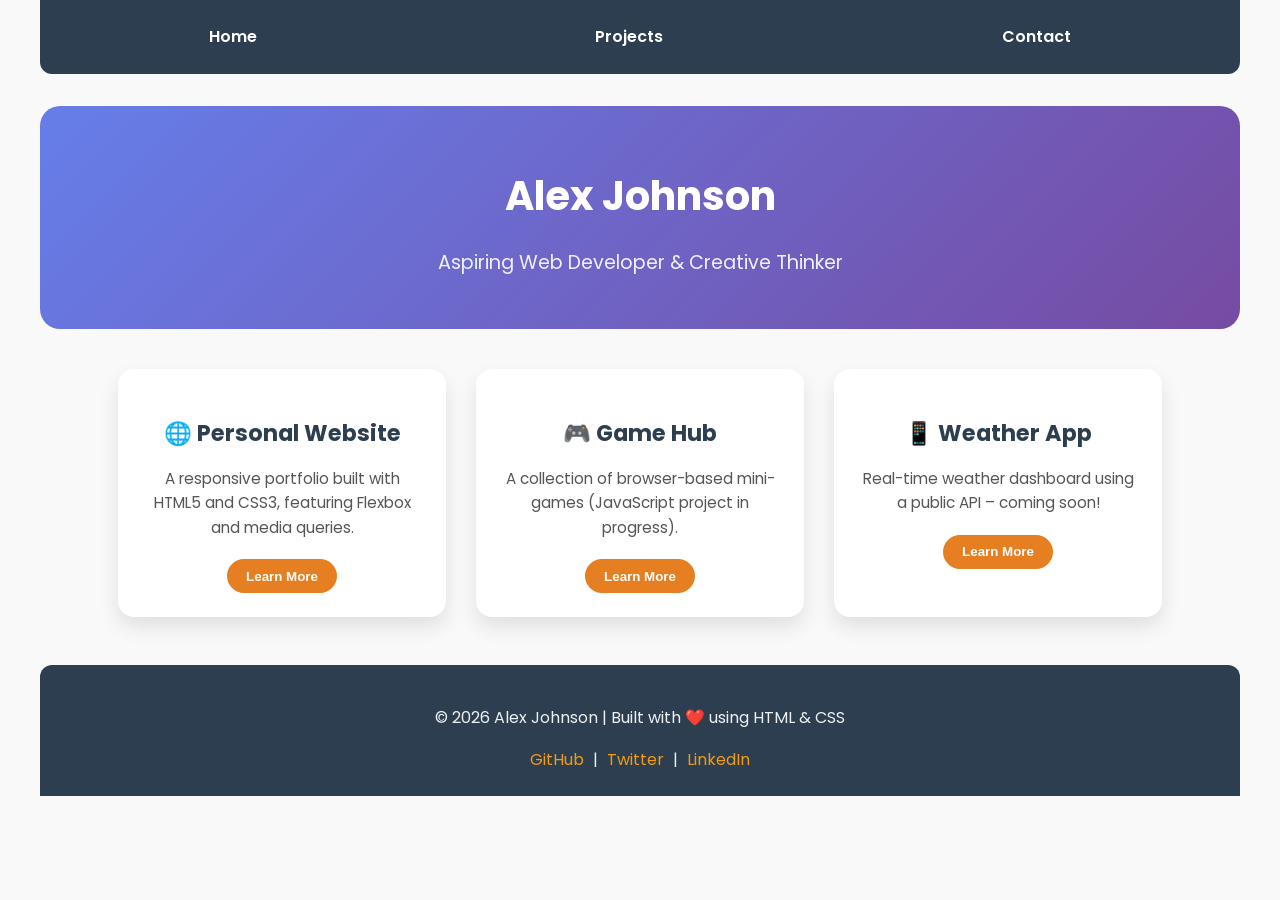
<file: all_about_me_profile_page/index.html>
<!DOCTYPE html>
<html lang="en">
<head>
   <meta charset="UTF-8">
   <meta name="viewport" content="width=device-width, initial-scale=1.0">
   <title>Portfolio | Your Name</title>
   <!-- Link to external CSS -->
   <link rel="stylesheet" href="style.css">
   <!-- Google Fonts (optional extension) -->
   <link href="https://fonts.googleapis.com/css2?family=Poppins:wght@300;400;600;700&display=swap" rel="stylesheet">
</head>
<body>


   <!-- Navigation Bar -->
   <nav>
       <a href="#">Home</a>
       <a href="#">Projects</a>
       <a href="#">Contact</a>
   </nav>


   <!-- Header Section -->
   <header>
       <h1>Alex Johnson</h1>
       <p>Aspiring Web Developer & Creative Thinker</p>
   </header>


   <!-- Main Content / Projects Section -->
   <main>
       <section class="projects">
           <div class="card">
               <h3>🌐 Personal Website</h3>
               <p>A responsive portfolio built with HTML5 and CSS3, featuring Flexbox and media queries.</p>
               <button class="btn">Learn More</button>
           </div>
           <div class="card">
               <h3>🎮 Game Hub</h3>
               <p>A collection of browser-based mini-games (JavaScript project in progress).</p>
               <button class="btn">Learn More</button>
           </div>
           <div class="card">
               <h3>📱 Weather App</h3>
               <p>Real-time weather dashboard using a public API – coming soon!</p>
               <button class="btn">Learn More</button>
           </div>
       </section>
   </main>


   <!-- Footer -->
   <footer>
       <p>© 2026 Alex Johnson | Built with ❤️ using HTML & CSS</p>
       <div class="social-links">
           <a href="#">GitHub</a> |
           <a href="#">Twitter</a> |
           <a href="#">LinkedIn</a>
       </div>
   </footer>


</body>
</html>
</file>
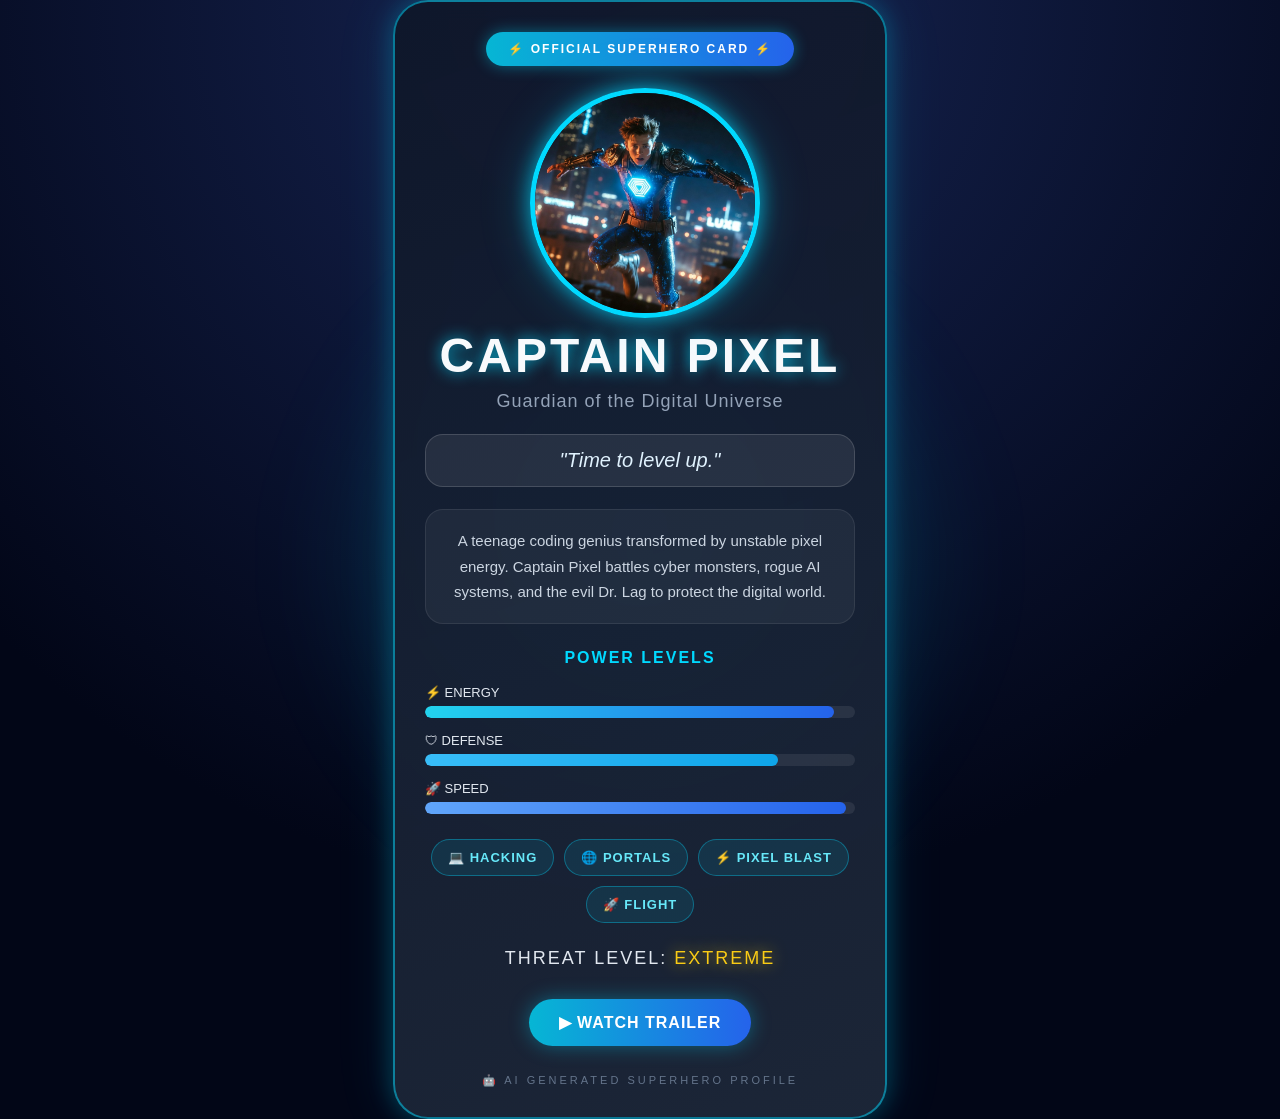
<file: Superhero_project_demo/index.html>
<!DOCTYPE html>
<html lang="en">
<head>
    <meta charset="UTF-8">
    <meta name="viewport" content="width=device-width, initial-scale=1.0">

    <title>Captain Pixel Hero Card</title>

    <link rel="stylesheet" href="styles.css">
</head>

<body>

    <div class="background-glow"></div>

    <div class="card">

        <!-- TOP BADGE -->
        <div class="badge">
            ⚡ OFFICIAL SUPERHERO CARD ⚡
        </div>

        <!-- HERO IMAGE -->
        <div class="image-container">

            <img class="hero-image"
                 src="images/captainpixel.jpg"
                 alt="Captain Pixel Portrait">

        </div>

        <!-- HERO NAME -->
        <div class="hero-name">
            CAPTAIN PIXEL
        </div>

        <!-- SUBTITLE -->
        <div class="hero-subtitle">
            Guardian of the Digital Universe
        </div>

        <!-- CATCHPHRASE -->
        <div class="catchphrase">
            "Time to level up."
        </div>

        <!-- DESCRIPTION -->
        <div class="origin-story">

            A teenage coding genius transformed by unstable pixel energy.
            Captain Pixel battles cyber monsters, rogue AI systems,
            and the evil Dr. Lag to protect the digital world.

        </div>

        <!-- POWER LEVEL -->
        <div class="power-section">

            <div class="power-title">
                POWER LEVELS
            </div>

            <div class="power-bars">

                <div class="power-item">
                    <span>⚡ ENERGY</span>
                    <div class="bar">
                        <div class="fill energy"></div>
                    </div>
                </div>

                <div class="power-item">
                    <span>🛡 DEFENSE</span>
                    <div class="bar">
                        <div class="fill defense"></div>
                    </div>
                </div>

                <div class="power-item">
                    <span>🚀 SPEED</span>
                    <div class="bar">
                        <div class="fill speed"></div>
                    </div>
                </div>

            </div>

        </div>

        <!-- ABILITIES -->
        <div class="abilities">

            <div class="ability-box">💻 HACKING</div>
            <div class="ability-box">🌐 PORTALS</div>
            <div class="ability-box">⚡ PIXEL BLAST</div>
            <div class="ability-box">🚀 FLIGHT</div>

        </div>

        <!-- THREAT LEVEL -->
        <div class="danger-level">

            THREAT LEVEL:
            <span>EXTREME</span>

        </div>

        <!-- BUTTON -->
        <div class="button-container">

            <a href="trailer.html" class="movie-button">
                ▶ WATCH TRAILER
            </a>

        </div>

        <!-- AI BADGE -->
        <div class="ai-badge">
            🤖 AI GENERATED SUPERHERO PROFILE
        </div>

    </div>

</body>
</html>
</file>
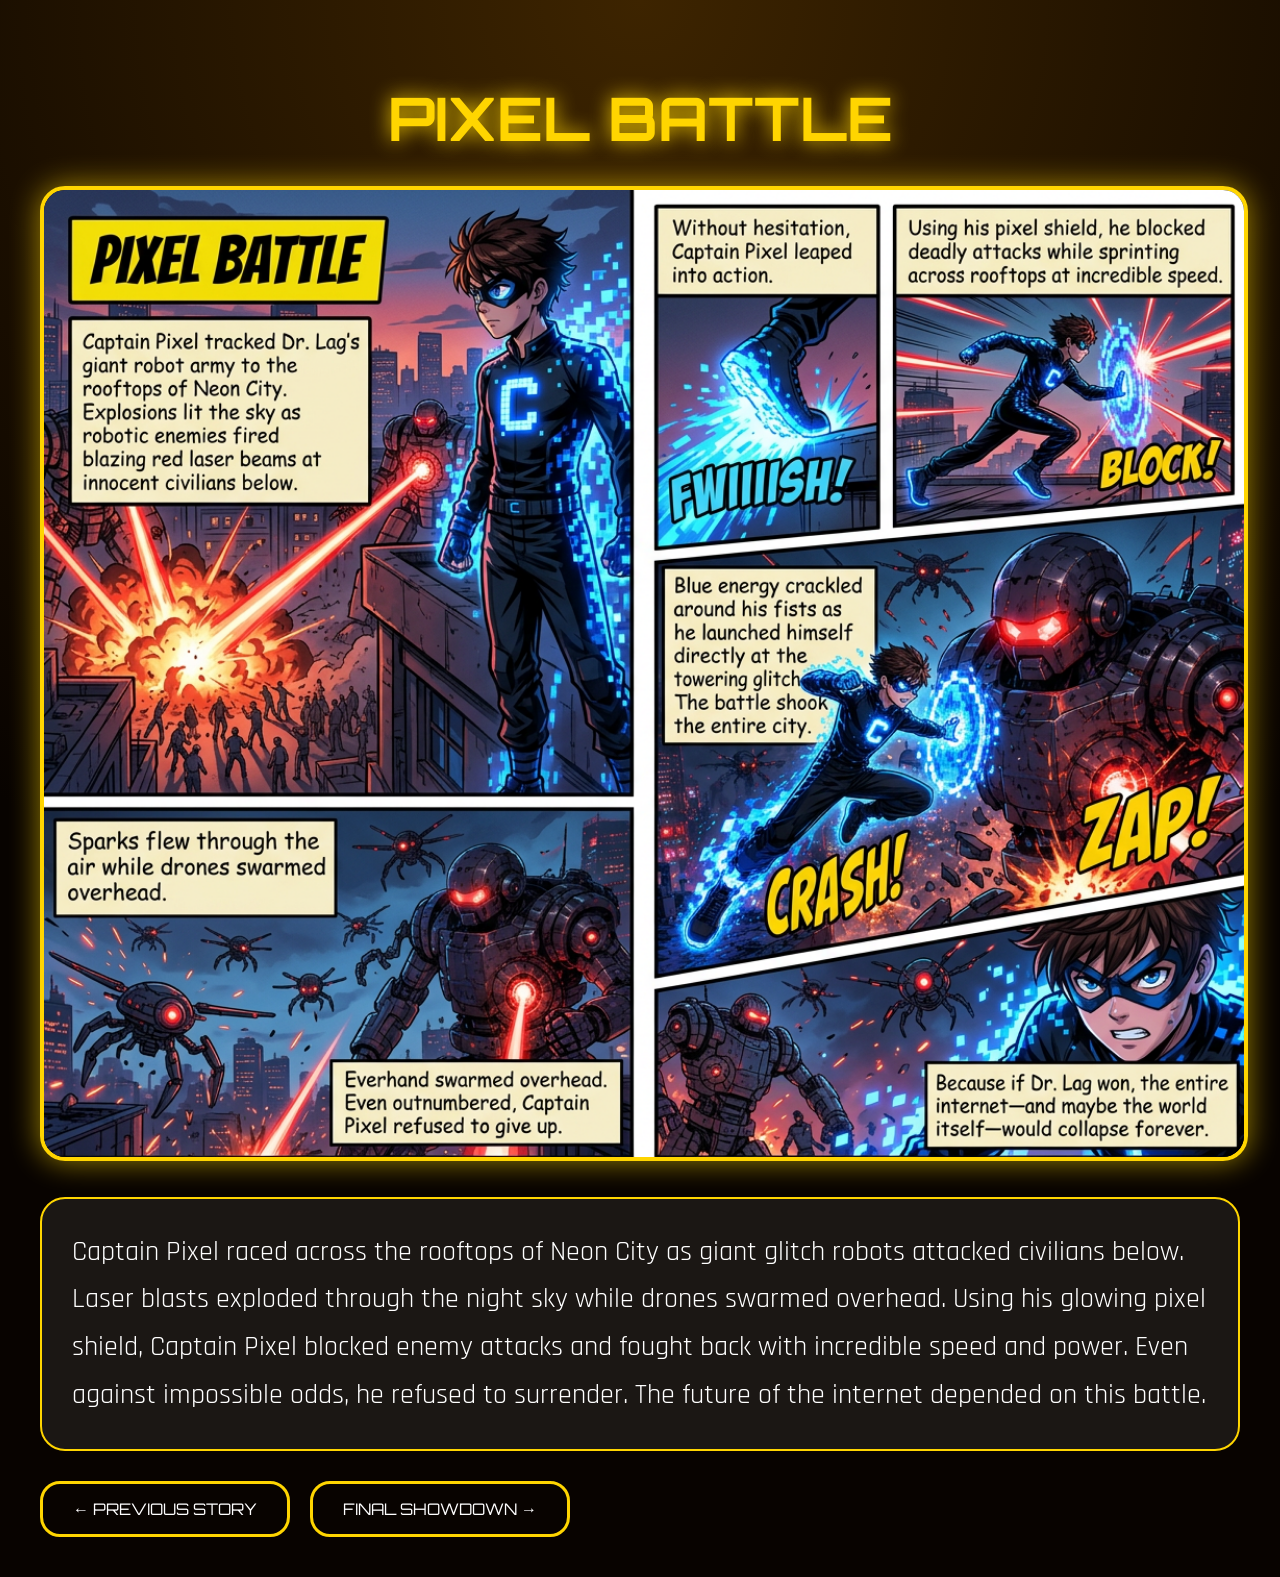
<file: Superhero_project_demo/battle.html>
<!DOCTYPE html>
<html lang="en">

<head>

<meta charset="UTF-8">

<meta name="viewport" content="width=device-width, initial-scale=1.0">

<title>Pixel Battle</title>

<link href="https://fonts.googleapis.com/css2?family=Orbitron:wght@400;700;900&family=Rajdhani:wght@400;600;700&display=swap" rel="stylesheet">

<style>

body{

    margin:0;

    font-family:'Rajdhani',sans-serif;

    background:
    radial-gradient(circle at top,#3d2400,#080300 60%);

    color:white;

    min-height:100vh;

    padding:40px;
}

.container{

    max-width:1200px;

    margin:auto;
}

h1{

    font-family:'Orbitron',sans-serif;

    font-size:60px;

    color:#ffd500;

    text-shadow:
    0 0 20px #ffd500;

    margin-bottom:30px;

    text-align:center;
}

.story-image{

    width:100%;

    border-radius:25px;

    border:4px solid #ffd500;

    box-shadow:
    0 0 30px rgba(255,213,0,0.6);

    margin-bottom:30px;
}

.story-text{

    background:rgba(255,255,255,0.08);

    padding:30px;

    border-radius:25px;

    font-size:28px;

    line-height:1.7;

    border:2px solid #ffd500;
}

.buttons{

    display:flex;

    gap:20px;

    margin-top:30px;

    flex-wrap:wrap;
}

.btn{

    text-decoration:none;

    color:white;

    border:3px solid #ffd500;

    padding:15px 30px;

    border-radius:20px;

    font-family:'Orbitron',sans-serif;

    transition:0.3s;
}

.btn:hover{

    transform:scale(1.05);

    box-shadow:
    0 0 20px rgba(255,213,0,0.8);
}

</style>

</head>

<body>

<div class="container">

    <h1>PIXEL BATTLE</h1>

    <img src="images/battle.png" class="story-image">

    <div class="story-text">

        Captain Pixel raced across the rooftops of Neon City as giant glitch robots
        attacked civilians below. Laser blasts exploded through the night sky while
        drones swarmed overhead. Using his glowing pixel shield, Captain Pixel blocked
        enemy attacks and fought back with incredible speed and power. Even against
        impossible odds, he refused to surrender. The future of the internet depended
        on this battle.

    </div>

    <div class="buttons">

        <a href="drlag.html" class="btn">
            ← PREVIOUS STORY
        </a>

        <a href="showdown.html" class="btn">
            FINAL SHOWDOWN →
        </a>

    </div>

</div>

</body>

</html>
</file>
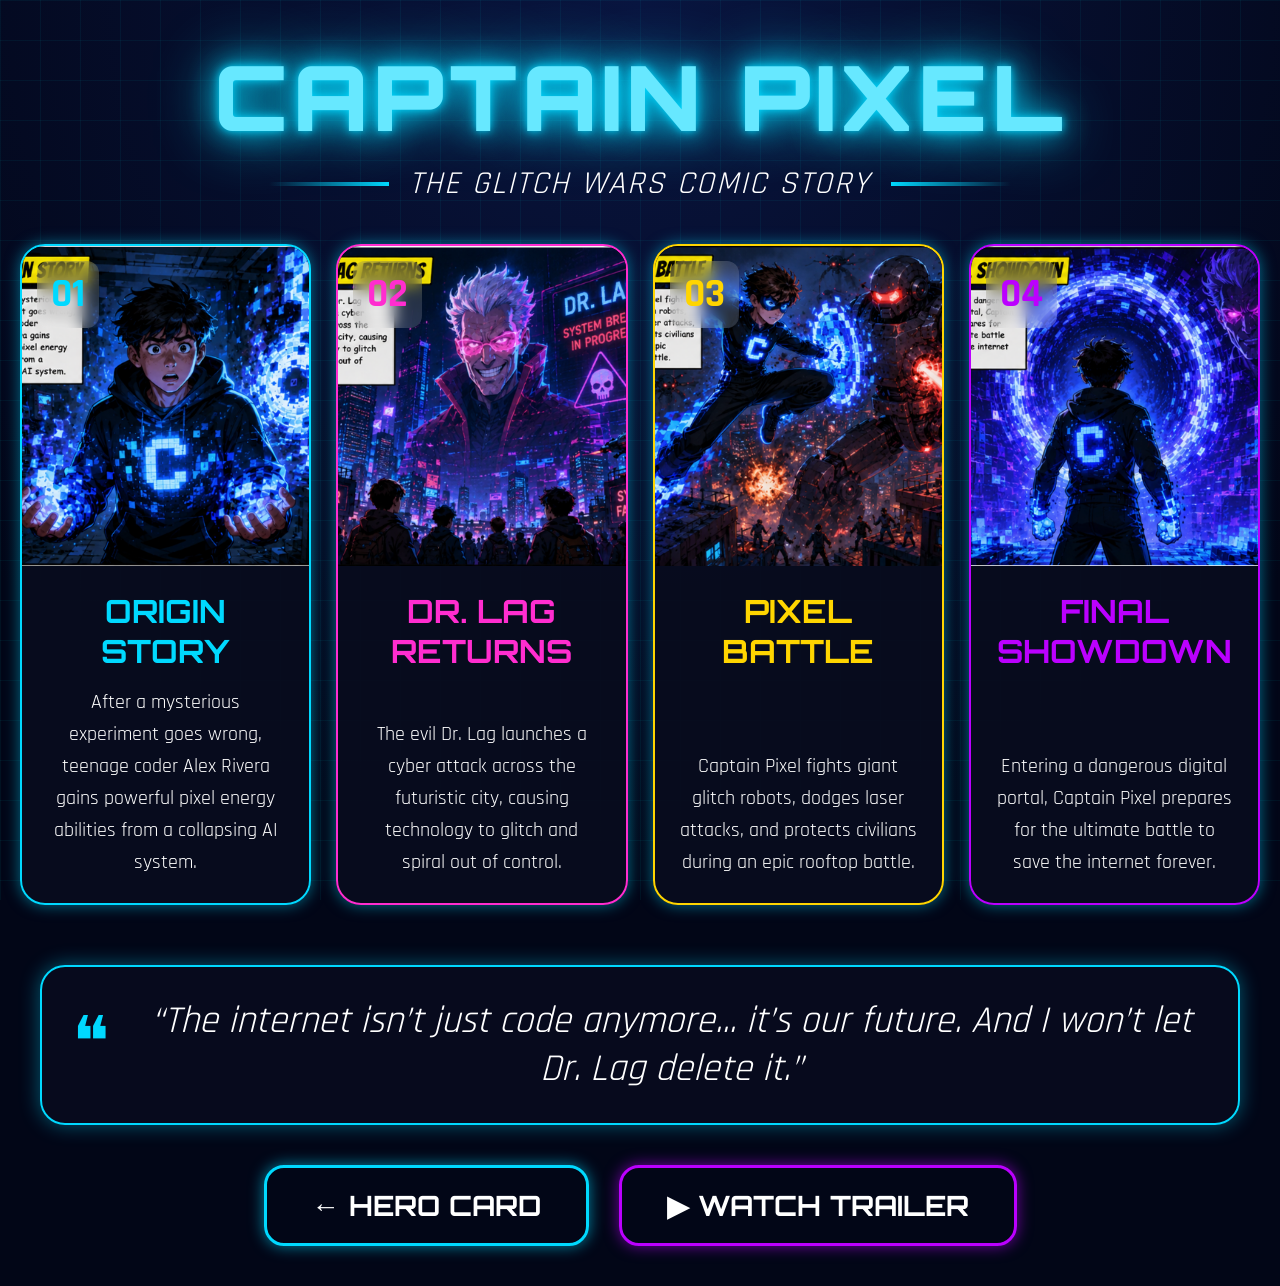
<file: Superhero_project_demo/comic.html>
<!DOCTYPE html>
<html lang="en">

<head>

<meta charset="UTF-8">

<meta name="viewport" content="width=device-width, initial-scale=1.0">

<title>Captain Pixel Comic Story</title>

<link rel="preconnect" href="https://fonts.googleapis.com">

<link rel="preconnect" href="https://fonts.gstatic.com" crossorigin>

<link href="https://fonts.googleapis.com/css2?family=Orbitron:wght@400;700;900&family=Rajdhani:wght@400;600;700&display=swap" rel="stylesheet">

<style>

*{
    margin:0;
    padding:0;
    box-sizing:border-box;
}

body{

    font-family:'Rajdhani',sans-serif;

    background:
    radial-gradient(circle at top,#091540,#020617 60%);

    color:white;

    min-height:100vh;

    overflow-x:hidden;

    padding:40px 20px;
}

/* glowing background */

body::before{

    content:"";

    position:fixed;

    inset:0;

    background-image:
    linear-gradient(rgba(0,255,255,0.05) 1px, transparent 1px),
    linear-gradient(90deg, rgba(0,255,255,0.05) 1px, transparent 1px);

    background-size:40px 40px;

    pointer-events:none;

    z-index:-1;
}

/* container */

.container{

    max-width:1500px;

    margin:auto;

    text-align:center;
}

/* title */

.main-title{

    font-family:'Orbitron',sans-serif;

    font-size:90px;

    font-weight:900;

    color:#67e8ff;

    text-shadow:
    0 0 10px #00d9ff,
    0 0 30px #00d9ff,
    0 0 60px #00d9ff;

    letter-spacing:5px;

    margin-bottom:10px;
}

.subtitle{

    display:flex;

    align-items:center;

    justify-content:center;

    gap:20px;

    margin-bottom:40px;

    color:white;

    font-style:italic;

    font-size:32px;

    letter-spacing:2px;
}

.subtitle::before,
.subtitle::after{

    content:"";

    width:120px;

    height:4px;

    background:linear-gradient(to right,transparent,#00d9ff);
}

.subtitle::after{

    background:linear-gradient(to left,transparent,#00d9ff);
}

/* comic grid */

.comic-grid{

    display:grid;

    grid-template-columns:repeat(4,1fr);

    gap:25px;

    margin-top:30px;
}

/* links */

.panel-link{

    text-decoration:none;

    color:white;

    display:block;
}

/* panels */

.panel{

    background:rgba(8,12,30,0.95);

    border-radius:25px;

    overflow:hidden;

    position:relative;

    transition:0.3s;

    border:2px solid #00d9ff;

    box-shadow:
    0 0 15px rgba(0,217,255,0.5);

    display:flex;

    flex-direction:column;

    height:100%;
}

.panel:hover{

    transform:translateY(-10px) scale(1.02);

    box-shadow:
    0 0 25px rgba(0,217,255,0.9);
}

/* panel number */

.panel-number{

    position:absolute;

    top:15px;

    left:15px;

    background:rgba(255,255,255,0.15);

    backdrop-filter:blur(8px);

    padding:8px 14px;

    border-radius:12px;

    font-size:40px;

    font-weight:700;

    z-index:2;
}

/* image */

.panel img{

    width:100%;

    height:320px;

    object-fit:cover;

    object-position:center;

    display:block;
}

/* content */

.panel-content{

    padding:25px;

    flex:1;

    display:flex;

    flex-direction:column;

    justify-content:space-between;
}

.panel-title{

    font-family:'Orbitron',sans-serif;

    font-size:32px;

    margin-bottom:15px;

    text-transform:uppercase;
}

.panel p{

    font-size:20px;

    line-height:1.6;
}

/* colors */

.blue{
    border-color:#00d9ff;
}

.blue .panel-title,
.blue .panel-number{
    color:#00d9ff;
}

.pink{
    border-color:#ff2dcf;
}

.pink .panel-title,
.pink .panel-number{
    color:#ff2dcf;
}

.yellow{
    border-color:#ffd500;
}

.yellow .panel-title,
.yellow .panel-number{
    color:#ffd500;
}

.purple{
    border-color:#bb00ff;
}

.purple .panel-title,
.purple .panel-number{
    color:#bb00ff;
}

/* quote */

.quote-box{

    margin:60px auto 40px;

    max-width:1200px;

    border:2px solid #00d9ff;

    border-radius:25px;

    padding:30px;

    background:rgba(8,12,30,0.9);

    display:flex;

    align-items:center;

    justify-content:center;

    gap:25px;

    box-shadow:
    0 0 20px rgba(0,217,255,0.4);
}

.quote-icon{

    font-size:70px;

    color:#00d9ff;
}

.quote-text{

    font-size:38px;

    font-style:italic;

    color:white;
}

/* buttons */

.buttons{

    display:flex;

    justify-content:center;

    gap:30px;

    margin-top:20px;

    flex-wrap:wrap;
}

.btn{

    text-decoration:none;

    color:white;

    font-size:28px;

    font-weight:700;

    padding:20px 45px;

    border-radius:20px;

    transition:0.3s;

    font-family:'Orbitron',sans-serif;
}

.btn-blue{

    border:3px solid #00d9ff;

    box-shadow:0 0 15px rgba(0,217,255,0.6);
}

.btn-purple{

    border:3px solid #bb00ff;

    box-shadow:0 0 15px rgba(187,0,255,0.6);
}

.btn:hover{

    transform:scale(1.05);

    box-shadow:
    0 0 30px rgba(255,255,255,0.8);
}

/* responsive */

@media(max-width:1200px){

    .comic-grid{

        grid-template-columns:repeat(2,1fr);
    }

    .main-title{

        font-size:60px;
    }
}

@media(max-width:700px){

    .comic-grid{

        grid-template-columns:1fr;
    }

    .main-title{

        font-size:42px;
    }

    .subtitle{

        font-size:18px;
    }

    .buttons{

        flex-direction:column;
    }

    .quote-text{

        font-size:24px;
    }

    .panel img{

        height:260px;
    }
}

</style>

</head>

<body>

<div class="container">

    <h1 class="main-title">CAPTAIN PIXEL</h1>

    <div class="subtitle">
        THE GLITCH WARS COMIC STORY
    </div>

    <div class="comic-grid">

        <!-- Panel 1 -->

        <a href="origin.html" class="panel-link">

            <div class="panel blue">

                <div class="panel-number">01</div>

                <img src="images/originalstory.png" alt="Origin Story">

                <div class="panel-content">

                    <h2 class="panel-title">ORIGIN STORY</h2>

                    <p>
                        After a mysterious experiment goes wrong, teenage coder Alex Rivera gains powerful pixel energy abilities from a collapsing AI system.
                    </p>

                </div>

            </div>

        </a>

        <!-- Panel 2 -->

        <a href="drlag.html" class="panel-link">

            <div class="panel pink">

                <div class="panel-number">02</div>

                <img src="images/Dr.LAG.png" alt="Dr Lag Returns">

                <div class="panel-content">

                    <h2 class="panel-title">DR. LAG RETURNS</h2>

                    <p>
                        The evil Dr. Lag launches a cyber attack across the futuristic city, causing technology to glitch and spiral out of control.
                    </p>

                </div>

            </div>

        </a>

        <!-- Panel 3 -->

        <a href="battle.html" class="panel-link">

            <div class="panel yellow">

                <div class="panel-number">03</div>

                <img src="images/pixelbattle.png" alt="Pixel Battle">

                <div class="panel-content">

                    <h2 class="panel-title">PIXEL BATTLE</h2>

                    <p>
                        Captain Pixel fights giant glitch robots, dodges laser attacks, and protects civilians during an epic rooftop battle.
                    </p>

                </div>

            </div>

        </a>

        <!-- Panel 4 -->

        <a href="showdown.html" class="panel-link">

            <div class="panel purple">

                <div class="panel-number">04</div>

                <img src="images/finalshowdown.png" alt="Final Showdown">

                <div class="panel-content">

                    <h2 class="panel-title">FINAL SHOWDOWN</h2>

                    <p>
                        Entering a dangerous digital portal, Captain Pixel prepares for the ultimate battle to save the internet forever.
                    </p>

                </div>

            </div>

        </a>

    </div>

    <!-- Quote -->

    <div class="quote-box">

        <div class="quote-icon">❝</div>

        <div class="quote-text">
            “The internet isn’t just code anymore... it’s our future. And I won’t let Dr. Lag delete it.”
        </div>

    </div>

    <!-- Buttons -->

    <div class="buttons">

        <a href="index.html" class="btn btn-blue">
            ← HERO CARD
        </a>

        <a href="trailer.html" class="btn btn-purple">
            ▶ WATCH TRAILER
        </a>

    </div>

</div>

</body>

</html>
</file>
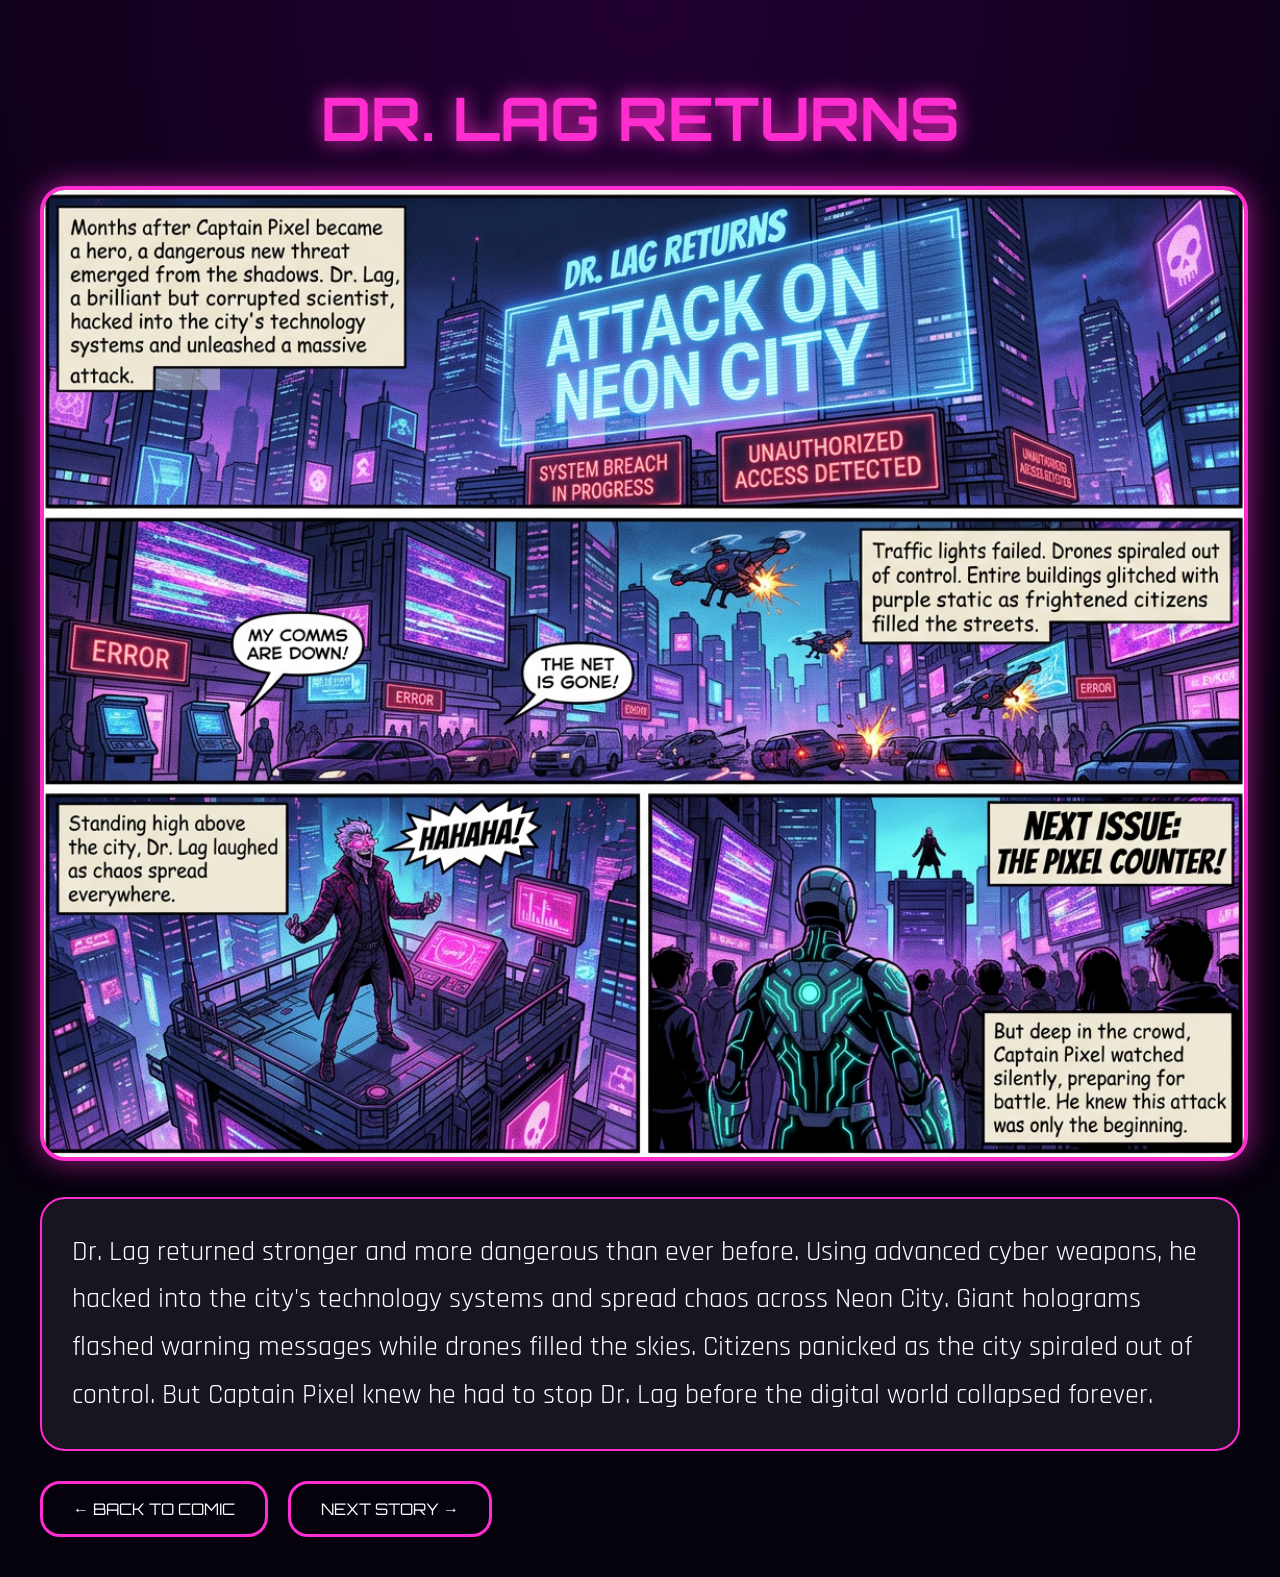
<file: Superhero_project_demo/drlag.html>
<!DOCTYPE html>
<html lang="en">

<head>

<meta charset="UTF-8">

<meta name="viewport" content="width=device-width, initial-scale=1.0">

<title>Dr. Lag Returns</title>

<link href="https://fonts.googleapis.com/css2?family=Orbitron:wght@400;700;900&family=Rajdhani:wght@400;600;700&display=swap" rel="stylesheet">

<style>

body{

    margin:0;

    font-family:'Rajdhani',sans-serif;

    background:
    radial-gradient(circle at top,#220033,#05010d 60%);

    color:white;

    min-height:100vh;

    padding:40px;
}

.container{

    max-width:1200px;

    margin:auto;
}

h1{

    font-family:'Orbitron',sans-serif;

    font-size:60px;

    color:#ff2dcf;

    text-shadow:
    0 0 20px #ff2dcf;

    margin-bottom:30px;

    text-align:center;
}

.story-image{

    width:100%;

    border-radius:25px;

    border:4px solid #ff2dcf;

    box-shadow:
    0 0 30px rgba(255,45,207,0.6);

    margin-bottom:30px;
}

.story-text{

    background:rgba(255,255,255,0.08);

    padding:30px;

    border-radius:25px;

    font-size:28px;

    line-height:1.7;

    border:2px solid #ff2dcf;
}

.buttons{

    display:flex;

    gap:20px;

    margin-top:30px;

    flex-wrap:wrap;
}

.btn{

    text-decoration:none;

    color:white;

    border:3px solid #ff2dcf;

    padding:15px 30px;

    border-radius:20px;

    font-family:'Orbitron',sans-serif;

    transition:0.3s;
}

.btn:hover{

    transform:scale(1.05);

    box-shadow:
    0 0 20px rgba(255,45,207,0.8);
}

</style>

</head>

<body>

<div class="container">

    <h1>DR. LAG RETURNS</h1>

    <img src="images/drlag.png" class="story-image">

    <div class="story-text">

        Dr. Lag returned stronger and more dangerous than ever before.
        Using advanced cyber weapons, he hacked into the city's technology systems
        and spread chaos across Neon City. Giant holograms flashed warning messages
        while drones filled the skies. Citizens panicked as the city spiraled out
        of control. But Captain Pixel knew he had to stop Dr. Lag before the digital
        world collapsed forever.

    </div>

    <div class="buttons">

        <a href="comic.html" class="btn">
            ← BACK TO COMIC
        </a>

        <a href="battle.html" class="btn">
            NEXT STORY →
        </a>

    </div>

</div>

</body>

</html>
</file>
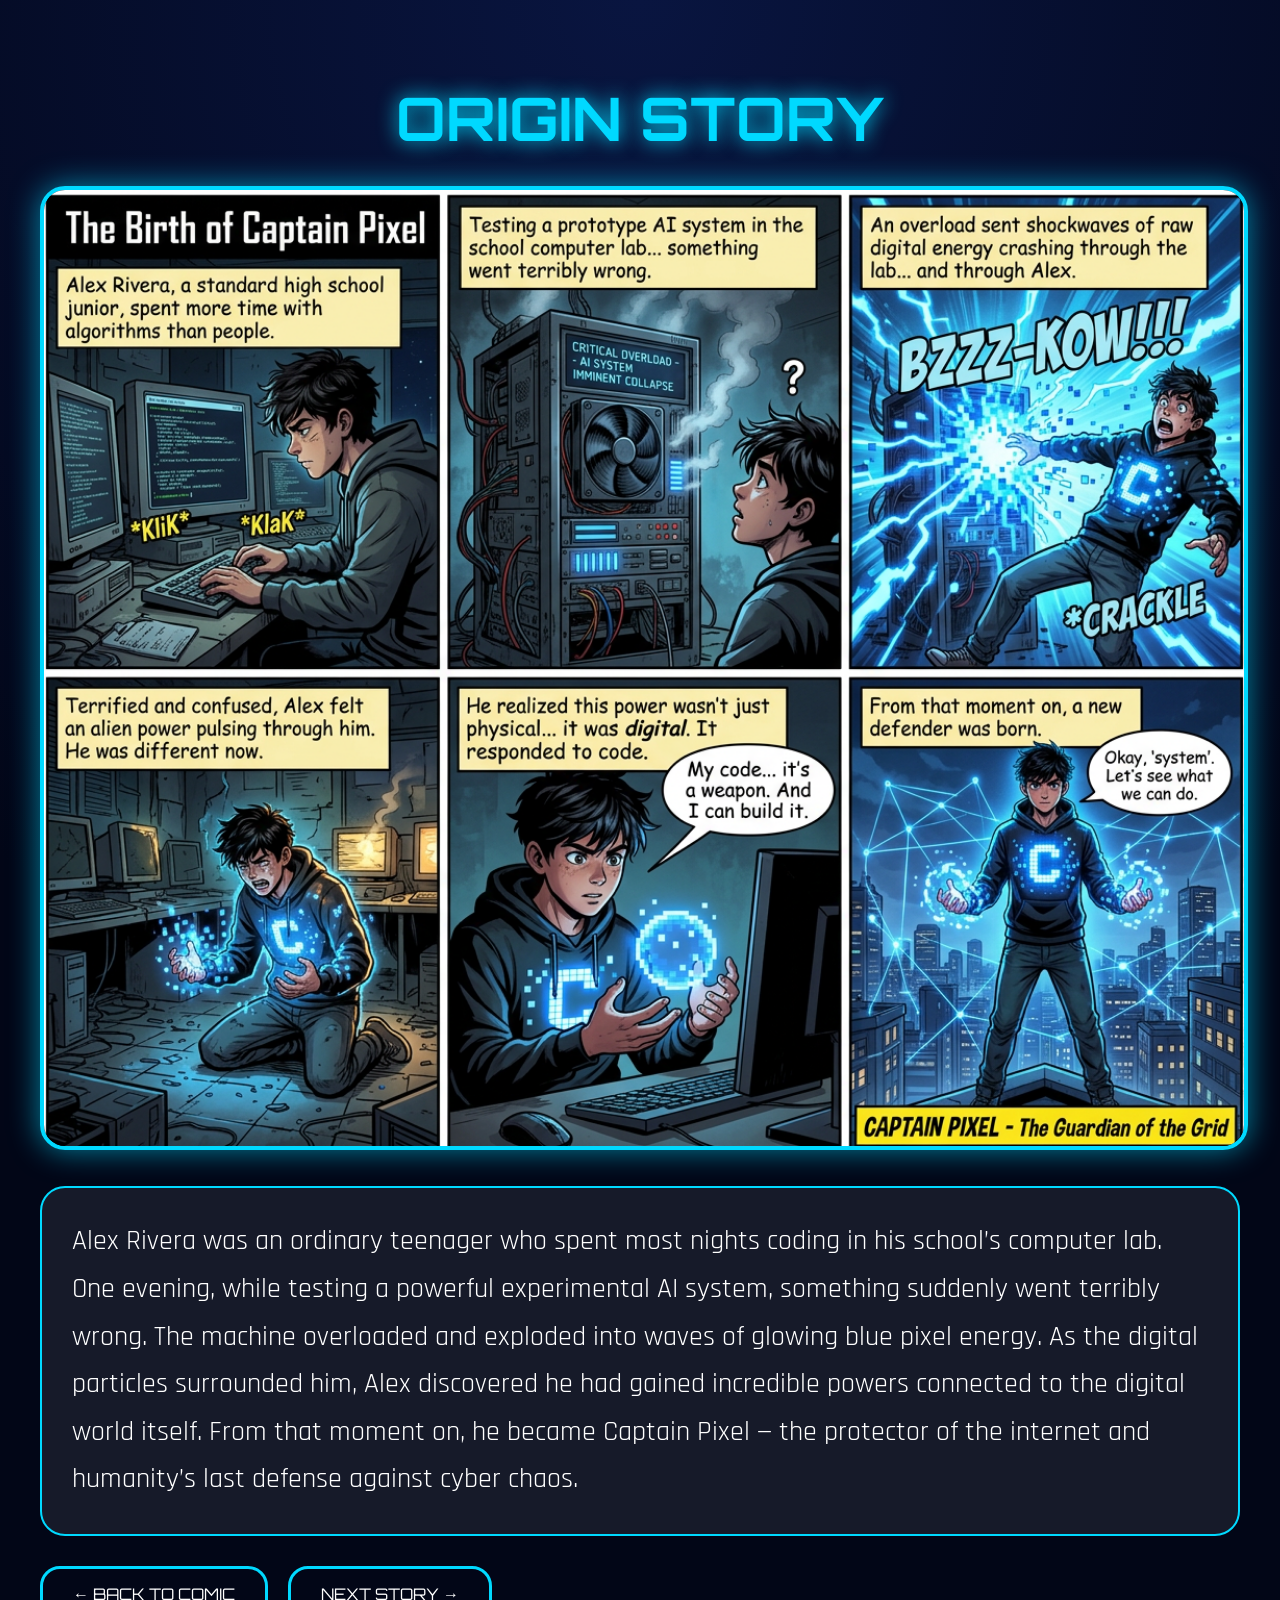
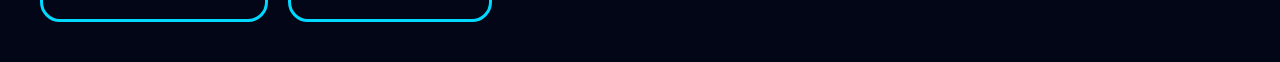
<file: Superhero_project_demo/origin.html>
<!DOCTYPE html>
<html lang="en">

<head>

<meta charset="UTF-8">

<meta name="viewport" content="width=device-width, initial-scale=1.0">

<title>Origin Story</title>

<link href="https://fonts.googleapis.com/css2?family=Orbitron:wght@400;700;900&family=Rajdhani:wght@400;600;700&display=swap" rel="stylesheet">

<style>

body{

    margin:0;

    font-family:'Rajdhani',sans-serif;

    background:
    radial-gradient(circle at top,#091540,#020617 60%);

    color:white;

    min-height:100vh;

    padding:40px;
}

.container{

    max-width:1200px;

    margin:auto;
}

h1{

    font-family:'Orbitron',sans-serif;

    font-size:60px;

    color:#00d9ff;

    text-shadow:
    0 0 20px #00d9ff;

    margin-bottom:30px;

    text-align:center;
}

.story-image{

    width:100%;

    border-radius:25px;

    border:4px solid #00d9ff;

    box-shadow:
    0 0 30px rgba(0,217,255,0.6);

    margin-bottom:30px;
}

.story-text{

    background:rgba(255,255,255,0.08);

    padding:30px;

    border-radius:25px;

    font-size:28px;

    line-height:1.7;

    border:2px solid #00d9ff;
}

.buttons{

    display:flex;

    gap:20px;

    margin-top:30px;

    flex-wrap:wrap;
}

.btn{

    text-decoration:none;

    color:white;

    border:3px solid #00d9ff;

    padding:15px 30px;

    border-radius:20px;

    font-family:'Orbitron',sans-serif;

    transition:0.3s;
}

.btn:hover{

    transform:scale(1.05);

    box-shadow:
    0 0 20px rgba(0,217,255,0.8);
}

</style>

</head>

<body>

<div class="container">

    <h1>ORIGIN STORY</h1>

    <img src="images/origin.png" class="story-image">

    <div class="story-text">

        Alex Rivera was an ordinary teenager who spent most nights coding in his
        school’s computer lab. One evening, while testing a powerful experimental AI
        system, something suddenly went terribly wrong. The machine overloaded and
        exploded into waves of glowing blue pixel energy. As the digital particles
        surrounded him, Alex discovered he had gained incredible powers connected to
        the digital world itself. From that moment on, he became Captain Pixel —
        the protector of the internet and humanity’s last defense against cyber chaos.

    </div>

    <div class="buttons">

        <a href="comic.html" class="btn">
            ← BACK TO COMIC
        </a>

        <a href="drlag.html" class="btn">
            NEXT STORY →
        </a>

    </div>

</div>

</body>

</html>
</file>
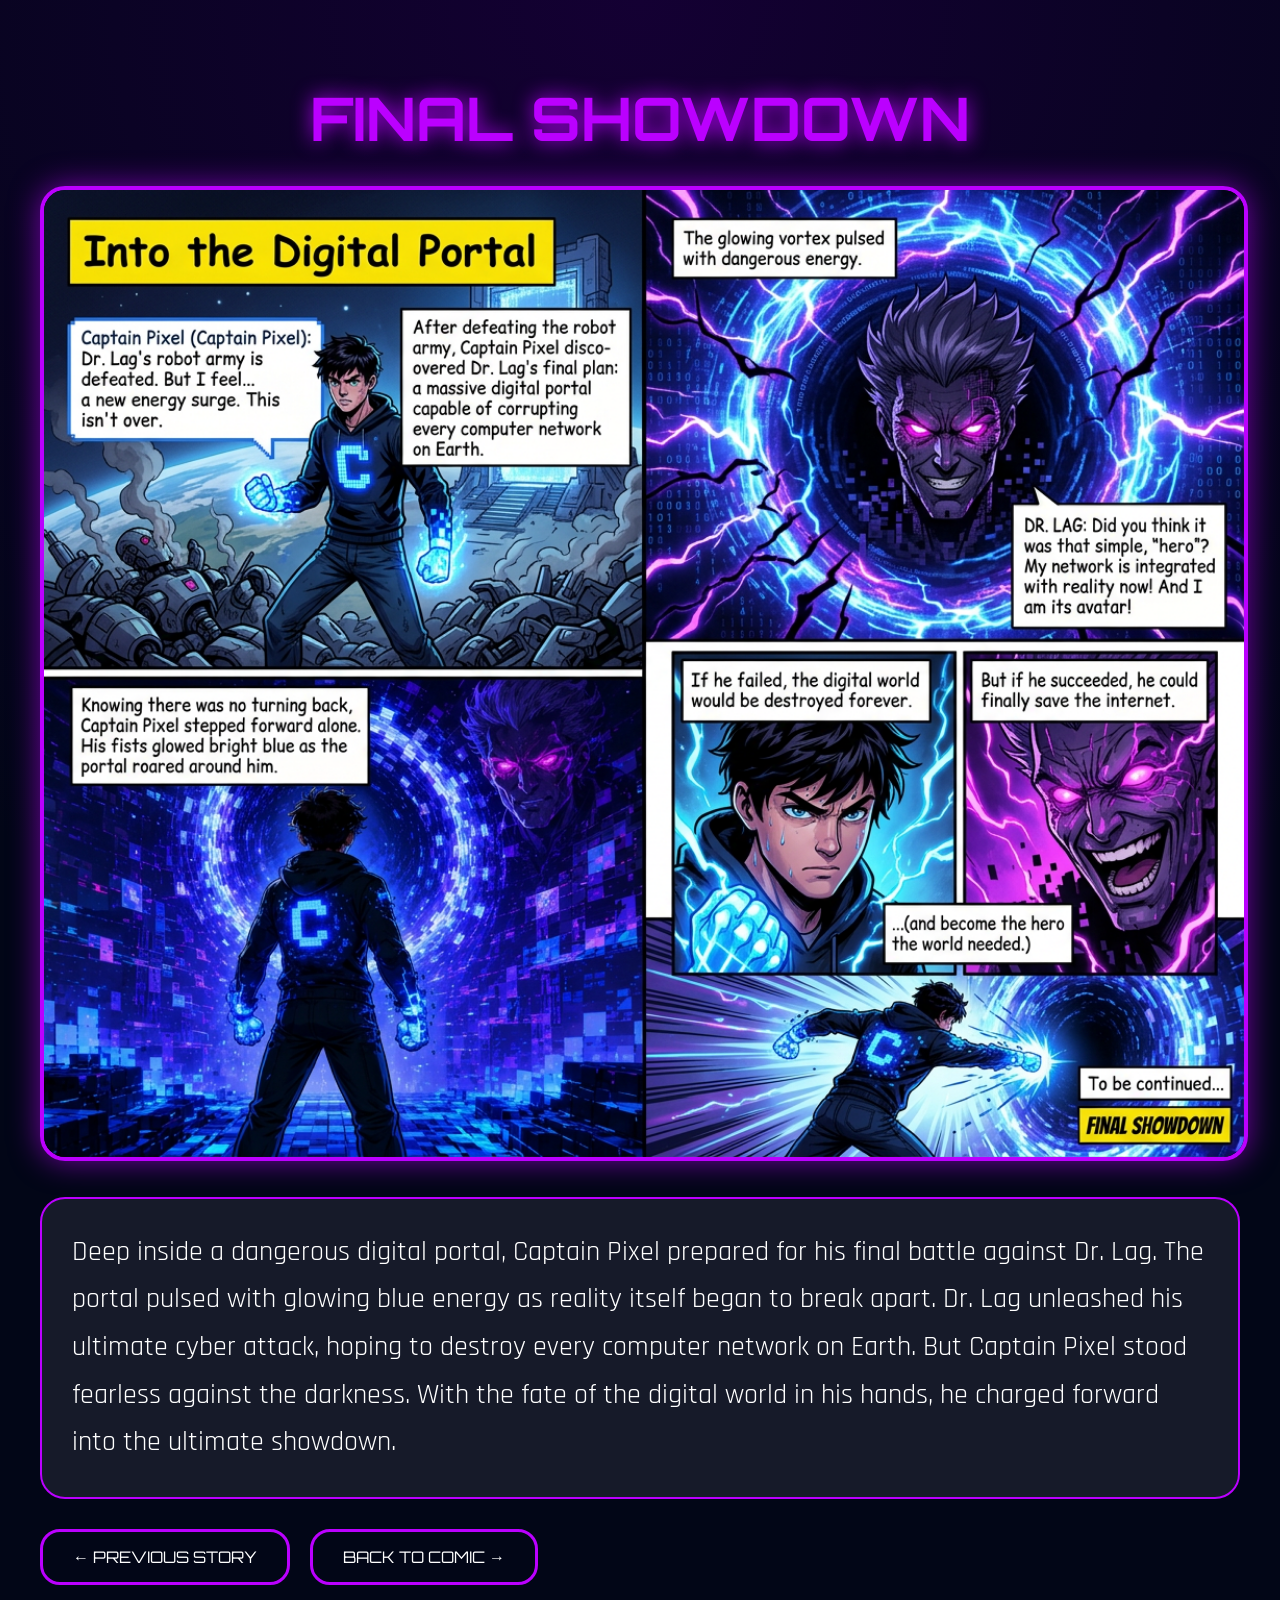
<file: Superhero_project_demo/showdown.html>
<!DOCTYPE html>
<html lang="en">

<head>

<meta charset="UTF-8">

<meta name="viewport" content="width=device-width, initial-scale=1.0">

<title>Final Showdown</title>

<link href="https://fonts.googleapis.com/css2?family=Orbitron:wght@400;700;900&family=Rajdhani:wght@400;600;700&display=swap" rel="stylesheet">

<style>

body{

    margin:0;

    font-family:'Rajdhani',sans-serif;

    background:
    radial-gradient(circle at top,#140033,#020617 60%);

    color:white;

    min-height:100vh;

    padding:40px;
}

.container{

    max-width:1200px;

    margin:auto;
}

h1{

    font-family:'Orbitron',sans-serif;

    font-size:60px;

    color:#bb00ff;

    text-shadow:
    0 0 20px #bb00ff;

    margin-bottom:30px;

    text-align:center;
}

.story-image{

    width:100%;

    border-radius:25px;

    border:4px solid #bb00ff;

    box-shadow:
    0 0 30px rgba(187,0,255,0.6);

    margin-bottom:30px;
}

.story-text{

    background:rgba(255,255,255,0.08);

    padding:30px;

    border-radius:25px;

    font-size:28px;

    line-height:1.7;

    border:2px solid #bb00ff;
}

.buttons{

    display:flex;

    gap:20px;

    margin-top:30px;

    flex-wrap:wrap;
}

.btn{

    text-decoration:none;

    color:white;

    border:3px solid #bb00ff;

    padding:15px 30px;

    border-radius:20px;

    font-family:'Orbitron',sans-serif;

    transition:0.3s;
}

.btn:hover{

    transform:scale(1.05);

    box-shadow:
    0 0 20px rgba(187,0,255,0.8);
}

</style>

</head>

<body>

<div class="container">

    <h1>FINAL SHOWDOWN</h1>

    <img src="images/showdown.png" class="story-image">

    <div class="story-text">

        Deep inside a dangerous digital portal, Captain Pixel prepared for his final
        battle against Dr. Lag. The portal pulsed with glowing blue energy as reality
        itself began to break apart. Dr. Lag unleashed his ultimate cyber attack,
        hoping to destroy every computer network on Earth. But Captain Pixel stood
        fearless against the darkness. With the fate of the digital world in his hands,
        he charged forward into the ultimate showdown.

    </div>

    <div class="buttons">

        <a href="battle.html" class="btn">
            ← PREVIOUS STORY
        </a>

        <a href="comic.html" class="btn">
            BACK TO COMIC →
        </a>

    </div>

</div>

</body>

</html>
</file>
<file: all_about_me_profile_page/style.css>
style.css:
/* ---------- RESET & GLOBAL ---------- */
* {
   margin: 0;
   padding: 0;
   box-sizing: border-box;
}


body {
   font-family: 'Poppins', Arial, sans-serif;
   background-color: #f9f9f9;
   color: #333;
   line-height: 1.6;
   max-width: 1200px;
   margin: 0 auto;
   padding: 0 20px;
}


/* ---------- NAVIGATION (Flexbox) ---------- */
nav {
   background-color: #2c3e50;
   display: flex;
   justify-content: space-around;
   padding: 1rem 0;
   margin-bottom: 2rem;
   border-radius: 0 0 12px 12px;
}


nav a {
   color: white;
   text-decoration: none;
   font-weight: 600;
   padding: 0.5rem 1rem;
   transition: all 0.3s ease;
}


nav a:hover {
   background-color: #e67e22;
   border-radius: 25px;
   transform: scale(1.05);
}


/* ---------- HEADER ---------- */
header {
   text-align: center;
   padding: 2rem 1rem;
   background: linear-gradient(135deg, #667eea 0%, #764ba2 100%);
   color: white;
   border-radius: 20px;
   margin-bottom: 2rem;
}


header h1 {
   font-size: 2.5rem;
   margin-bottom: 0.5rem;
}


header p {
   font-size: 1.2rem;
   opacity: 0.9;
}


/* ---------- PROJECTS SECTION (Flexbox cards) ---------- */
.projects {
   display: flex;
   flex-wrap: wrap;
   gap: 30px;
   justify-content: center;
   margin: 40px 0;
}


/* Card styling */
.card {
   background-color: white;
   border-radius: 16px;
   box-shadow: 0 10px 20px rgba(0,0,0,0.1);
   padding: 1.5rem;
   width: 280px;
   transition: transform 0.2s ease, box-shadow 0.2s ease;
   text-align: center;
}


.card:hover {
   transform: translateY(-8px);
   box-shadow: 0 20px 30px rgba(0,0,0,0.15);
}


.card h3 {
   color: #2c3e50;
   margin-bottom: 0.75rem;
   font-size: 1.4rem;
}


.card p {
   color: #555;
   font-size: 0.95rem;
   margin-bottom: 1.2rem;
}


/* Button styling */
.btn {
   background-color: #e67e22;
   color: white;
   border: none;
   padding: 0.6rem 1.2rem;
   border-radius: 30px;
   font-weight: 600;
   cursor: pointer;
   transition: background-color 0.2s, transform 0.1s;
}


.btn:hover {
   background-color: #d35400;
   transform: scale(1.02);
}


/* ---------- FOOTER ---------- */
footer {
   text-align: center;
   margin-top: 3rem;
   padding: 1.5rem;
   background-color: #2c3e50;
   color: #ecf0f1;
   border-radius: 12px 12px 0 0;
}


footer .social-links {
   margin-top: 10px;
}


footer .social-links a {
   color: #f39c12;
   text-decoration: none;
   margin: 0 5px;
}


footer .social-links a:hover {
   text-decoration: underline;
   color: #e67e22;
}


/* ---------- RESPONSIVE DESIGN (Media Query) ---------- */
@media (max-width: 600px) {
   body {
       padding: 0 15px;
   }


   /* Stack navigation vertically */
   nav {
       flex-direction: column;
       align-items: center;
       gap: 10px;
       border-radius: 12px;
   }


   nav a {
       width: 80%;
       text-align: center;
   }


   /* Stack cards vertically and center */
   .projects {
       flex-direction: column;
       align-items: center;
   }


   .card {
       width: 90%;
       max-width: 320px;
   }


   /* Adjust header font sizes */
   header h1 {
       font-size: 1.8rem;
   }


   header p {
       font-size: 1rem;
   }


   /* Reduce footer padding */
   footer {
       padding: 1rem;
   }
}
</file>
<file: Superhero_project_demo/styles.css>
/* PAGE */
body {
  margin: 0;
  min-height: 100vh;

  display: flex;
  justify-content: center;
  align-items: center;

  overflow: hidden;

  background:
  radial-gradient(circle at top, #172554, #020617 70%);

  font-family: Arial, sans-serif;

  color: white;
}


/* BACKGROUND GLOW */
.background-glow {
  position: absolute;

  width: 700px;
  height: 700px;

  background:
  radial-gradient(
      rgba(0,217,255,0.25),
      transparent 70%
  );

  filter: blur(40px);

  z-index: 0;
}


/* CARD */
.card {
  position: relative;

  width: 430px;

  padding: 30px;

  border-radius: 35px;

  background:
  linear-gradient(
      160deg,
      rgba(15,23,42,0.95),
      rgba(30,41,59,0.92)
  );

  border: 2px solid rgba(0,217,255,0.5);

  backdrop-filter: blur(10px);

  box-shadow:
  0 0 25px rgba(0,217,255,0.25),
  0 0 60px rgba(0,217,255,0.12);

  text-align: center;

  z-index: 1;

  transition: all 0.3s ease;
}

.card:hover {
  transform: translateY(-5px) scale(1.02);

  box-shadow:
  0 0 35px rgba(0,217,255,0.45),
  0 0 70px rgba(0,217,255,0.2);
}


/* BADGE */
.badge {
  display: inline-block;

  background:
  linear-gradient(90deg, #06b6d4, #2563eb);

  padding: 10px 22px;

  border-radius: 999px;

  font-size: 12px;

  font-weight: bold;

  letter-spacing: 2px;

  margin-bottom: 22px;

  box-shadow:
  0 0 15px rgba(0,217,255,0.4);
}


/* IMAGE CONTAINER */
.image-container {
  position: relative;

  width: 220px;
  height: 220px;

  margin: 0 auto 20px auto;
}


/* HERO IMAGE */
.hero-image {
  width: 100%;
  height: 100%;

  object-fit: cover;

  border-radius: 50%;

  border: 5px solid #00d9ff;

  box-shadow:
  0 0 20px rgba(0,217,255,0.7),
  0 0 50px rgba(0,217,255,0.25);

  transition: 0.3s ease;
}

.hero-image:hover {
  transform: scale(1.04);
}


/* HERO NAME */
.hero-name {
  font-size: 48px;

  font-weight: 900;

  letter-spacing: 3px;

  margin-bottom: 8px;

  color: #f8fafc;

  text-shadow:
  0 0 15px rgba(0,217,255,0.8);
}


/* SUBTITLE */
.hero-subtitle {
  color: #94a3b8;

  font-size: 18px;

  margin-bottom: 22px;

  letter-spacing: 1px;
}


/* CATCHPHRASE */
.catchphrase {
  background:
  rgba(255,255,255,0.08);

  border:
  1px solid rgba(255,255,255,0.15);

  padding: 14px;

  border-radius: 18px;

  font-size: 20px;

  font-style: italic;

  margin-bottom: 22px;

  color: #e0f2fe;
}


/* ORIGIN STORY */
.origin-story {
  line-height: 1.7;

  font-size: 15px;

  color: #cbd5e1;

  background:
  rgba(255,255,255,0.05);

  padding: 18px;

  border-radius: 18px;

  border:
  1px solid rgba(255,255,255,0.08);

  margin-bottom: 25px;
}


/* POWER SECTION */
.power-section {
  text-align: left;

  margin-bottom: 25px;
}

.power-title {
  text-align: center;

  font-size: 16px;

  font-weight: bold;

  letter-spacing: 2px;

  margin-bottom: 18px;

  color: #00d9ff;
}

.power-item {
  margin-bottom: 15px;
}

.power-item span {
  display: block;

  margin-bottom: 6px;

  font-size: 13px;

  color: #e2e8f0;
}

.bar {
  width: 100%;
  height: 12px;

  background: rgba(255,255,255,0.08);

  border-radius: 999px;

  overflow: hidden;
}

.fill {
  height: 100%;

  border-radius: 999px;
}

.energy {
  width: 95%;

  background: linear-gradient(90deg, #22d3ee, #2563eb);
}

.defense {
  width: 82%;

  background: linear-gradient(90deg, #38bdf8, #0ea5e9);
}

.speed {
  width: 98%;

  background: linear-gradient(90deg, #60a5fa, #2563eb);
}


/* ABILITIES */
.abilities {
  display: flex;

  flex-wrap: wrap;

  justify-content: center;

  gap: 10px;

  margin-bottom: 25px;
}

.ability-box {
  padding: 10px 16px;

  border-radius: 999px;

  background:
  rgba(0,217,255,0.1);

  border:
  1px solid rgba(0,217,255,0.35);

  color: #67e8f9;

  font-size: 13px;

  font-weight: bold;

  letter-spacing: 1px;

  transition: 0.2s ease;
}

.ability-box:hover {
  background:
  rgba(0,217,255,0.25);

  transform: scale(1.05);
}


/* DANGER LEVEL */
.danger-level {
  margin-bottom: 30px;

  font-size: 18px;

  letter-spacing: 2px;

  color: #e2e8f0;
}

.danger-level span {
  color: #facc15;

  text-shadow:
  0 0 15px rgba(250,204,21,0.7);
}


/* BUTTON */
.movie-button {
  display: inline-block;

  text-decoration: none;

  padding: 14px 30px;

  border-radius: 999px;

  background:
  linear-gradient(90deg, #06b6d4, #2563eb);

  color: white;

  font-weight: bold;

  letter-spacing: 1px;

  box-shadow:
  0 0 20px rgba(0,217,255,0.35);

  transition: 0.3s ease;
}

.movie-button:hover {
  transform: scale(1.05);

  box-shadow:
  0 0 30px rgba(0,217,255,0.65);
}


/* AI BADGE */
.ai-badge {
  margin-top: 28px;

  font-size: 11px;

  letter-spacing: 3px;

  color: #64748b;
}
</file>
